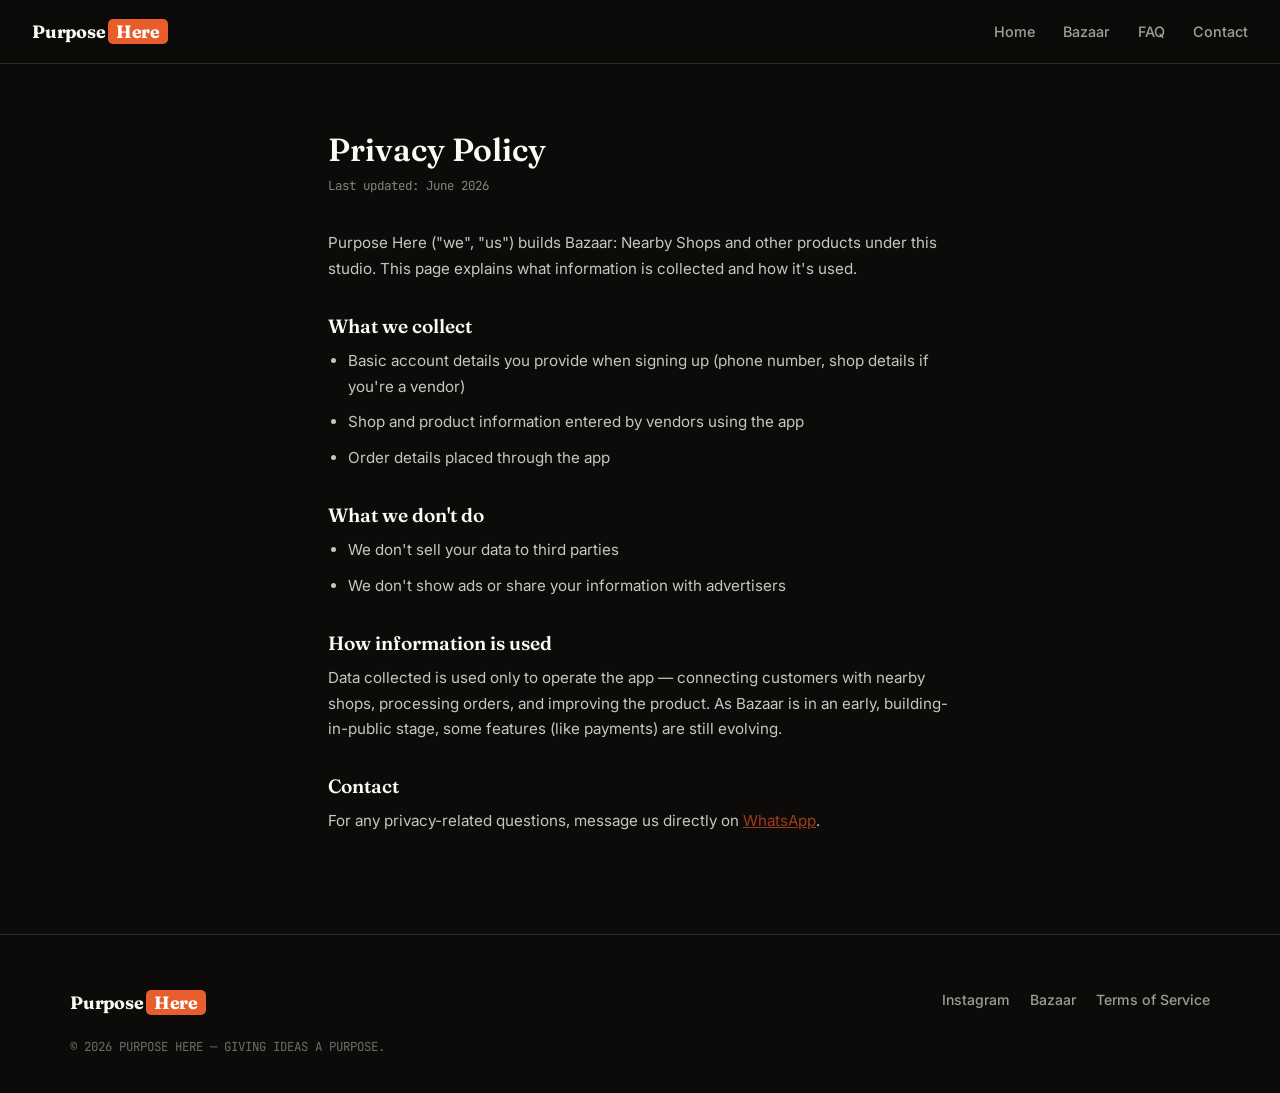
<file: privacy.html>
<!DOCTYPE html>
<html lang="en">
<head>
<meta charset="UTF-8">
<meta name="viewport" content="width=device-width, initial-scale=1.0">
<title>Privacy Policy — Purpose Here</title>
<link rel="icon" href="assets/icon.png">
<link href="https://fonts.googleapis.com/css2?family=Fraunces:opsz,wght@9..144,400..900&family=Inter:wght@400;500;600;700&family=JetBrains+Mono:wght@400;500;600&display=swap" rel="stylesheet">
<link rel="stylesheet" href="css/styles.css">
<style>
  .legal{ max-width:680px; margin:0 auto; padding:130px 28px 90px; }
  .legal h1{ font-family:'Fraunces',serif; font-weight:600; font-size:2rem; margin-bottom:8px; }
  .legal .updated{ font-family:'JetBrains Mono',monospace; font-size:0.78rem; opacity:0.5; margin-bottom:36px; }
  .legal h2{ font-family:'Fraunces',serif; font-weight:600; font-size:1.2rem; margin-top:32px; margin-bottom:10px; }
  .legal p, .legal li{ font-size:0.95rem; line-height:1.7; opacity:0.78; margin-bottom:10px; }
  .legal ul{ padding-left:20px; }
</style>
</head>
<body>

<nav>
  <a href="index.html" class="ph-banner"><span class="p1">Purpose</span><span class="p2">Here</span></a>
  <div class="navlinks">
    <a href="index.html">Home</a>
    <a href="bazaar.html">Bazaar</a>
    <a href="index.html#faq">FAQ</a>
    <a href="index.html#contact">Contact</a>
  </div>
</nav>

<div class="legal">
  <h1>Privacy Policy</h1>
  <div class="updated">Last updated: June 2026</div>

  <p>Purpose Here ("we", "us") builds Bazaar: Nearby Shops and other products under this studio. This page explains what information is collected and how it's used.</p>

  <h2>What we collect</h2>
  <ul>
    <li>Basic account details you provide when signing up (phone number, shop details if you're a vendor)</li>
    <li>Shop and product information entered by vendors using the app</li>
    <li>Order details placed through the app</li>
  </ul>

  <h2>What we don't do</h2>
  <ul>
    <li>We don't sell your data to third parties</li>
    <li>We don't show ads or share your information with advertisers</li>
  </ul>

  <h2>How information is used</h2>
  <p>Data collected is used only to operate the app — connecting customers with nearby shops, processing orders, and improving the product. As Bazaar is in an early, building-in-public stage, some features (like payments) are still evolving.</p>

  <h2>Contact</h2>
  <p>For any privacy-related questions, message us directly on <a href="https://wa.me/919910377585" style="color:var(--orange-deep); text-decoration:underline;">WhatsApp</a>.</p>
</div>

<footer id="contact">
  <div class="foot-grid">
    <a href="index.html" class="ph-banner"><span class="p1">Purpose</span><span class="p2">Here</span></a>
    <div class="foot-links">
      <a href="https://instagram.com/sachintiwari_here">Instagram</a>
      <a href="bazaar.html">Bazaar</a>
      <a href="terms.html">Terms of Service</a>
    </div>
  </div>
  <div class="copyright">© 2026 PURPOSE HERE — GIVING IDEAS A PURPOSE.</div>
</footer>

<script src="js/main.js"></script>
</body>
</html>
</file>
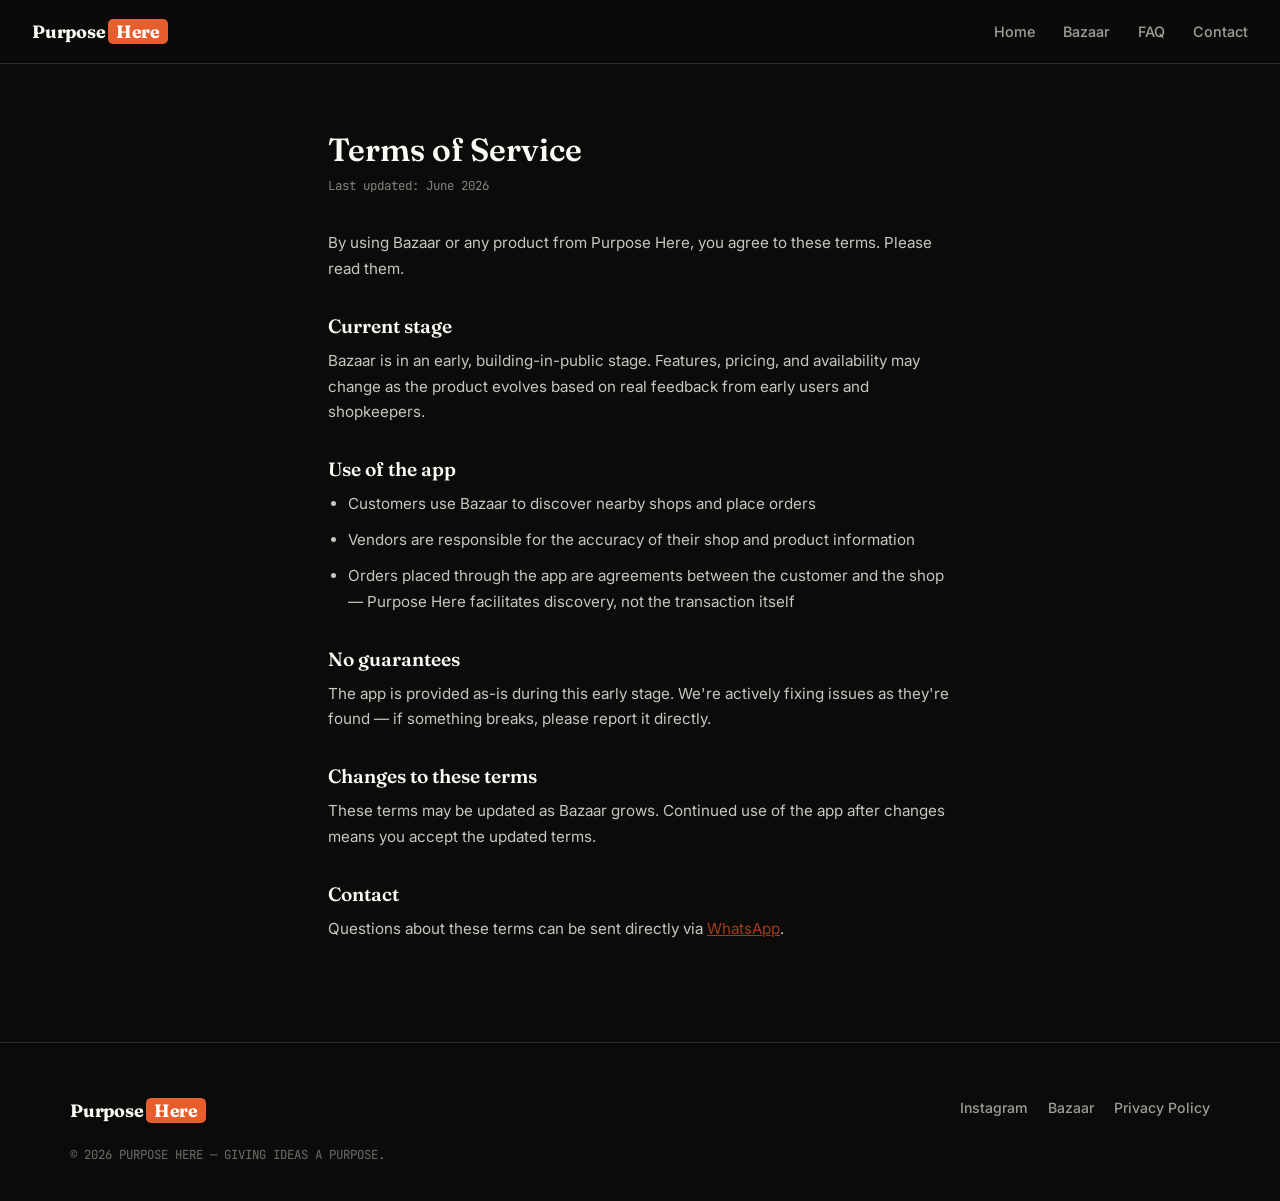
<file: terms.html>
<!DOCTYPE html>
<html lang="en">
<head>
<meta charset="UTF-8">
<meta name="viewport" content="width=device-width, initial-scale=1.0">
<title>Terms of Service — Purpose Here</title>
<link rel="icon" href="assets/icon.png">
<link href="https://fonts.googleapis.com/css2?family=Fraunces:opsz,wght@9..144,400..900&family=Inter:wght@400;500;600;700&family=JetBrains+Mono:wght@400;500;600&display=swap" rel="stylesheet">
<link rel="stylesheet" href="css/styles.css">
<style>
  .legal{ max-width:680px; margin:0 auto; padding:130px 28px 90px; }
  .legal h1{ font-family:'Fraunces',serif; font-weight:600; font-size:2rem; margin-bottom:8px; }
  .legal .updated{ font-family:'JetBrains Mono',monospace; font-size:0.78rem; opacity:0.5; margin-bottom:36px; }
  .legal h2{ font-family:'Fraunces',serif; font-weight:600; font-size:1.2rem; margin-top:32px; margin-bottom:10px; }
  .legal p, .legal li{ font-size:0.95rem; line-height:1.7; opacity:0.78; margin-bottom:10px; }
  .legal ul{ padding-left:20px; }
</style>
</head>
<body>

<nav>
  <a href="index.html" class="ph-banner"><span class="p1">Purpose</span><span class="p2">Here</span></a>
  <div class="navlinks">
    <a href="index.html">Home</a>
    <a href="bazaar.html">Bazaar</a>
    <a href="index.html#faq">FAQ</a>
    <a href="index.html#contact">Contact</a>
  </div>
</nav>

<div class="legal">
  <h1>Terms of Service</h1>
  <div class="updated">Last updated: June 2026</div>

  <p>By using Bazaar or any product from Purpose Here, you agree to these terms. Please read them.</p>

  <h2>Current stage</h2>
  <p>Bazaar is in an early, building-in-public stage. Features, pricing, and availability may change as the product evolves based on real feedback from early users and shopkeepers.</p>

  <h2>Use of the app</h2>
  <ul>
    <li>Customers use Bazaar to discover nearby shops and place orders</li>
    <li>Vendors are responsible for the accuracy of their shop and product information</li>
    <li>Orders placed through the app are agreements between the customer and the shop — Purpose Here facilitates discovery, not the transaction itself</li>
  </ul>

  <h2>No guarantees</h2>
  <p>The app is provided as-is during this early stage. We're actively fixing issues as they're found — if something breaks, please report it directly.</p>

  <h2>Changes to these terms</h2>
  <p>These terms may be updated as Bazaar grows. Continued use of the app after changes means you accept the updated terms.</p>

  <h2>Contact</h2>
  <p>Questions about these terms can be sent directly via <a href="https://wa.me/919910377585" style="color:var(--orange-deep); text-decoration:underline;">WhatsApp</a>.</p>
</div>

<footer id="contact">
  <div class="foot-grid">
    <a href="index.html" class="ph-banner"><span class="p1">Purpose</span><span class="p2">Here</span></a>
    <div class="foot-links">
      <a href="https://instagram.com/sachintiwari_here">Instagram</a>
      <a href="bazaar.html">Bazaar</a>
      <a href="privacy.html">Privacy Policy</a>
    </div>
  </div>
  <div class="copyright">© 2026 PURPOSE HERE — GIVING IDEAS A PURPOSE.</div>
</footer>

<script src="js/main.js"></script>
</body>
</html>
</file>
<file: css/styles.css>
:root{
  --orange:#E85D2C;
  --orange-deep:#C8481E;
  --bg:#0C0B09;
  --surface:#17140F;
  --paper:#FCFAF6;
  --paper-dim:#CFC9BE;
  --navy:#1B263B;
  --navy-light:#3A4A68;
  --gold:#FFB800;
  --line: rgba(252,250,246,0.14);
}
*{margin:0;padding:0;box-sizing:border-box;}
html{scroll-behavior:smooth;}
body{
  background:var(--bg);
  color:var(--paper);
  font-family:'Inter',sans-serif;
  overflow-x:hidden;
}
.mono{font-family:'JetBrains Mono',monospace; letter-spacing:0.04em;}
a{color:inherit; text-decoration:none;}
img{max-width:100%; display:block;}
::selection{ background:var(--orange); color:white; }

/* ---------- NAV ---------- */
nav{
  position:fixed; top:0; left:0; right:0; z-index:100;
  display:flex; justify-content:space-between; align-items:center;
  padding:20px 32px;
  background:rgba(12,11,9,0.85);
  backdrop-filter:blur(10px);
  border-bottom:1px solid var(--line);
}
.ph-banner{ font-family:'Fraunces',serif; font-weight:700; font-size:1.12rem; letter-spacing:-0.01em; }
.ph-banner .p1{ color:var(--paper); }
.ph-banner .p2{ color:#fff; background:var(--orange); padding:1px 8px; border-radius:5px; margin-left:2px; }
.navlinks{display:flex; gap:28px; font-size:0.9rem; font-weight:500;}
.navlinks a{opacity:0.62; transition:opacity .2s; color:var(--paper);}
.navlinks a:hover, .navlinks a.active{opacity:1;}
@media (max-width:680px){ .navlinks{gap:16px; font-size:0.82rem;} }

section{padding:100px 32px;}
.wrap{max-width:1140px; margin:0 auto;}

h2.title{
  font-family:'Fraunces', serif; font-weight:600; color:var(--paper);
  font-size:clamp(1.9rem, 4vw, 2.7rem); line-height:1.1; max-width:22ch;
  letter-spacing:-0.01em;
}
.section-sub{ color:var(--paper-dim); max-width:56ch; margin-top:18px; font-size:1.02rem; line-height:1.6; }

.btn{
  padding:14px 26px; border-radius:8px; font-weight:600; font-size:0.94rem;
  display:inline-flex; align-items:center; gap:8px;
  box-shadow: 0 8px 0 0 rgba(0,0,0,0.35);
  transition: transform .15s ease, box-shadow .15s ease;
}
.btn:active{ transform: translateY(6px); box-shadow: 0 2px 0 0 rgba(0,0,0,0.35); }
.btn-primary{background:var(--paper); color:var(--bg);}
.btn-orange{background:var(--orange); color:#fff;}
.btn-navy{background:var(--navy); color:var(--paper); box-shadow:0 8px 0 0 rgba(0,0,0,0.35);}
.btn-outline{background:transparent; border:1.5px solid var(--line); color:var(--paper); box-shadow:none;}
.btn-outline:hover{border-color:var(--paper); transform:translateY(-2px);}
.btn-disabled{opacity:0.35; cursor:not-allowed; box-shadow:none;}

/* ---------- HERO ---------- */
.hero{
  display:grid; grid-template-columns: 1.15fr 0.85fr; align-items:center;
  max-width:1180px; margin:0 auto; padding:210px 32px 100px; gap:56px;
}
.eyebrow{
  font-family:'JetBrains Mono',monospace; font-size:0.72rem; letter-spacing:0.08em;
  color:var(--paper-dim); margin-bottom:22px; display:block;
}
.eyebrow b{color:var(--orange); font-weight:600;}
.hero h1{
  font-family:'Fraunces',serif; font-weight:600; letter-spacing:-0.015em;
  font-size:clamp(2.3rem, 4.4vw, 3.5rem); line-height:1.08; color:var(--paper);
  max-width:15ch;
}
.hero h1 em{font-style:italic; color:var(--orange); font-weight:500;}
.hero .sub{
  font-size:1.05rem; line-height:1.6; color:var(--paper-dim); max-width:46ch;
  margin:24px 0 32px;
}
.cta-row{display:flex; gap:14px; flex-wrap:wrap; margin-bottom:36px;}
.scenario{
  border-left: 3px solid var(--orange); padding-left:18px; max-width:44ch;
  font-family:'Fraunces',serif; font-style:italic; font-size:1rem; line-height:1.55;
  color:var(--paper-dim);
}
.hero-visual{ position:relative; padding-top:10px; }
.hero-frame{
  position:relative; border-radius:16px; overflow:hidden;
  box-shadow: 14px 18px 0 0 var(--orange-deep), 14px 18px 40px 10px rgba(0,0,0,0.5);
}
.hero-frame img{ width:100%; height:auto; display:block; }
.builder-caption{
  margin-top:22px; font-family:'JetBrains Mono',monospace; font-size:0.76rem;
  color:var(--paper-dim); letter-spacing:0.02em;
}
.builder-caption b{color:var(--paper);}
@media (max-width: 860px){
  .hero{grid-template-columns:1fr; padding-top:170px;}
  .hero-visual{order:-1; max-width:340px; margin:0 auto 12px;}
}

.reveal{ opacity:0; transform: translateY(14px); animation: rise .7s cubic-bezier(0.16,1,0.3,1) forwards; }
.reveal:nth-child(1){animation-delay:.05s;}
.reveal:nth-child(2){animation-delay:.15s;}
.reveal:nth-child(3){animation-delay:.25s;}
.reveal:nth-child(4){animation-delay:.35s;}
@keyframes rise{ to{ opacity:1; transform:none; } }

/* ---------- PRODUCTS ---------- */
#products{ background:var(--surface); }
.products-grid{ display:grid; grid-template-columns:1fr 1fr; gap:36px; margin-top:48px; }
@media (max-width:900px){ .products-grid{grid-template-columns:1fr;} }

.product-card{
  border-radius:16px; padding:32px; display:flex; flex-direction:column; justify-content:space-between;
}
.p-bazaar{ background:linear-gradient(180deg, rgba(232,93,44,0.10), rgba(232,93,44,0.02)); }
.p-purposepay{ background:linear-gradient(180deg, rgba(27,38,59,0.35), rgba(27,38,59,0.08)); }

.product-header{ display:flex; justify-content:space-between; align-items:flex-start; margin-bottom:20px; gap:12px; }
.product-info-block{ display:flex; gap:14px; align-items:center; }
.product-icon{ width:48px; height:48px; border-radius:10px; overflow:hidden; flex-shrink:0; border:1px solid var(--line); }
.product-icon img{ width:100%; height:100%; object-fit:cover; }
.product-card h3{ font-family:'Fraunces',serif; font-size:1.4rem; font-weight:600; }
.tagline{ font-style:italic; color:var(--paper-dim); font-size:0.9rem; margin-top:2px; }
.product-status{
  font-family:'JetBrains Mono',monospace; font-size:0.7rem; font-weight:600;
  white-space:nowrap; padding:5px 10px; border-radius:100px; border:1px solid var(--line);
  color:var(--paper-dim);
}

.card-art-container{
  width:100%; height:200px; overflow:hidden; border-radius:12px;
  margin-bottom:20px; border:1px solid var(--line);
}
.card-art-container img{ width:100%; height:100%; object-fit:cover; transition:transform .3s; }
.product-card:hover .card-art-container img{ transform:scale(1.03); }

.product-desc{ font-size:0.96rem; line-height:1.6; color:var(--paper-dim); margin-bottom:24px; }
.card-actions{ display:flex; gap:12px; flex-wrap:wrap; }

/* ---------- MORE FROM STUDIO ---------- */
.teaser-grid{ display:grid; grid-template-columns:1fr 1fr; gap:32px; margin-top:44px; }
@media (max-width:820px){ .teaser-grid{grid-template-columns:1fr;} }
.teaser-card{
  border-radius:14px; padding:28px;
}
.teaser-card h3{ font-family:'Fraunces',serif; font-size:1.25rem; margin:10px 0 10px; }
.teaser-card p{ color:var(--paper-dim); font-size:0.94rem; line-height:1.6; margin-bottom:18px; }
.tlabel{ font-family:'JetBrains Mono',monospace; font-size:0.7rem; color:var(--orange); letter-spacing:0.06em; }
.go{ font-weight:600; font-size:0.92rem; border-bottom:1px solid currentColor; padding-bottom:2px; }

/* ---------- STORY ---------- */
#story{ background:var(--surface); }
.story-section{ display:grid; grid-template-columns:0.85fr 1.15fr; gap:56px; align-items:center; }
@media (max-width:860px){ .story-section{grid-template-columns:1fr;} }
.story-frame{ border-radius:14px; overflow:hidden; box-shadow: 10px 14px 0 0 var(--orange-deep); }
.story-frame img{ width:100%; height:auto; }
#story p{ color:var(--paper-dim); font-size:1.02rem; line-height:1.7; margin-bottom:16px; max-width:56ch; }

/* ---------- FAQ ---------- */
.faq-blueprint-wrap{ display:grid; grid-template-columns: 1.2fr 0.8fr; gap:44px; align-items:start; }
@media (max-width:860px){ .faq-blueprint-wrap{grid-template-columns:1fr;} .faq-blueprint-img{display:none;} }
.faq-blueprint-img img{ width:100%; height:auto; border-radius:16px; border:1px solid var(--line); opacity:0.85; }
.faq-list{ margin-top:44px; border-top:1px solid var(--line); }
.faq-item{ border-bottom:1px solid var(--line); }
.faq-q{
  display:flex; justify-content:space-between; align-items:center;
  padding:22px 0; cursor:pointer; font-weight:600; font-size:1rem; color:var(--paper);
  background:none; border:none; width:100%; text-align:left; font-family:inherit;
}
.faq-q .plus{ font-size:1.3rem; color:var(--orange); transition:transform .25s; font-weight:400; flex-shrink:0; margin-left:16px; }
.faq-item.open .plus{ transform:rotate(45deg); }
.faq-a{ max-height:0; overflow:hidden; transition:max-height .3s ease; }
.faq-a p{ padding-bottom:20px; font-size:0.92rem; line-height:1.65; color:var(--paper-dim); max-width:640px; }
.faq-item.open .faq-a{ max-height:260px; }

/* ---------- FOOTER ---------- */
footer{ padding:56px 32px 38px; border-top:1px solid var(--line); }
.foot-grid{ display:flex; justify-content:space-between; align-items:flex-start; flex-wrap:wrap; gap:24px; max-width:1140px; margin:0 auto; }
.foot-links{display:flex; gap:20px; font-size:0.88rem; font-weight:500; flex-wrap:wrap;}
.foot-links a{opacity:0.6; transition:opacity .2s; color:var(--paper);}
.foot-links a:hover{opacity:1; color:var(--orange);}
.copyright{font-size:0.78rem; opacity:0.4; max-width:1140px; margin:24px auto 0; font-family:'JetBrains Mono',monospace;}

a:focus-visible, button:focus-visible{outline:2px solid var(--orange); outline-offset:3px;}
@media (prefers-reduced-motion: reduce){ *{transition:none !important; animation:none !important;} .reveal{opacity:1; transform:none;} }

/* ================= MAXIMALIST LAYER ================= */

/* Dot-grid texture, used sparingly behind key sections */
.tex-dots{
  background-image: radial-gradient(rgba(252,250,246,0.10) 1.4px, transparent 1.4px);
  background-size: 22px 22px;
}
.tex-dots-light{
  background-image: radial-gradient(rgba(21,19,15,0.10) 1.4px, transparent 1.4px);
  background-size: 22px 22px;
}

/* Light/paper section — alternates against dark bg for rhythm */
.section-paper{ background:var(--paper); color:var(--bg); }
.section-paper .title{ color:var(--bg); }
.section-paper .section-sub{ color:#5C5548; }
.section-paper .eyebrow{ color:#8A8272; }

/* Ticker / marquee strip */
.ticker-wrap{
  position:fixed; top:64px; left:0; right:0; z-index:99;
  background:var(--orange); color:#fff; overflow:hidden; padding:10px 0;
  border-bottom:3px solid var(--bg);
}
.ticker-track{
  display:flex; gap:40px; white-space:nowrap; width:max-content;
  animation: ticker 26s linear infinite;
  font-family:'JetBrains Mono',monospace; font-weight:600; font-size:0.85rem; letter-spacing:0.04em;
}
.ticker-track span{ display:flex; align-items:center; gap:40px; }
.ticker-track b{ font-family:'Fraunces',serif; font-style:italic; font-weight:600; }
@keyframes ticker{ from{transform:translateX(0);} to{transform:translateX(-50%);} }
@media (prefers-reduced-motion: reduce){ .ticker-track{animation:none;} }

/* Stamp badge — rotated, price-tag/seal feel */
.stamp{
  display:inline-flex; flex-direction:column; align-items:center; justify-content:center;
  width:96px; height:96px; border-radius:50%; border:2.5px dashed var(--gold, #FFB800);
  color:var(--gold, #FFB800); font-family:'JetBrains Mono',monospace; font-size:0.62rem;
  font-weight:700; text-align:center; transform:rotate(-8deg); flex-shrink:0; line-height:1.3;
}

/* Rich multi-layer shadow card (replaces single flat card) */
.stack-shadow{
  box-shadow:
    6px 6px 0 0 var(--bg),
    12px 12px 0 0 var(--orange-deep),
    12px 12px 18px 2px rgba(0,0,0,0.4);
}
.section-paper .stack-shadow{
  box-shadow: 6px 6px 0 0 var(--paper), 12px 12px 0 0 var(--navy), 12px 12px 18px 2px rgba(0,0,0,0.12);
}

/* Bento grid for screenshots */
.bento{
  display:grid; grid-template-columns: repeat(4, 1fr); gap:16px; margin-top:44px;
}
.bento a, .bento .bento-item{
  border-radius:14px; overflow:hidden; border:3px solid var(--bg); position:relative;
  transform:rotate(0deg); transition:transform .2s;
}
.bento .bento-item:nth-child(3n+1){ transform:rotate(-1.4deg); }
.bento .bento-item:nth-child(3n+2){ transform:rotate(1.2deg); }
.bento .bento-item:hover{ transform:rotate(0) scale(1.03); z-index:2; }
.bento img{ width:100%; height:100%; object-fit:cover; aspect-ratio:9/16; }
.bento .bento-item.wide{ grid-column:span 2; }
.bento .bento-item.wide img{ aspect-ratio:16/10; }
@media (max-width:760px){ .bento{grid-template-columns:repeat(2,1fr);} .bento .bento-item.wide{grid-column:span 2;} }

/* Status ledger table — dense honest info block */
.ledger{ border:2.5px solid currentColor; border-radius:14px; overflow:hidden; margin-top:20px; }
.ledger-row{
  display:flex; justify-content:space-between; gap:16px; padding:14px 18px;
  border-bottom:1.5px dashed rgba(150,145,130,0.4); font-size:0.92rem;
}
.ledger-row:last-child{ border-bottom:none; }
.ledger-row .item{ font-weight:600; }
.ledger-row .state{ font-family:'JetBrains Mono',monospace; font-size:0.76rem; font-weight:700; flex-shrink:0; }
.state-live{ color:#4CAF50; }
.state-pending{ color:var(--orange); }

/* Tag cloud (tech / category badges) */
.tagcloud{ display:flex; flex-wrap:wrap; gap:10px; margin-top:22px; }
.tagcloud span{
  font-family:'JetBrains Mono',monospace; font-size:0.74rem; font-weight:600;
  border:1.5px solid currentColor; border-radius:100px; padding:7px 14px;
}

/* Big numeral divider */
.big-divider{
  font-family:'Fraunces',serif; font-weight:700; font-size:clamp(3.5rem,14vw,9rem);
  line-height:0.85; opacity:0.9; letter-spacing:-0.02em;
}
</file>
